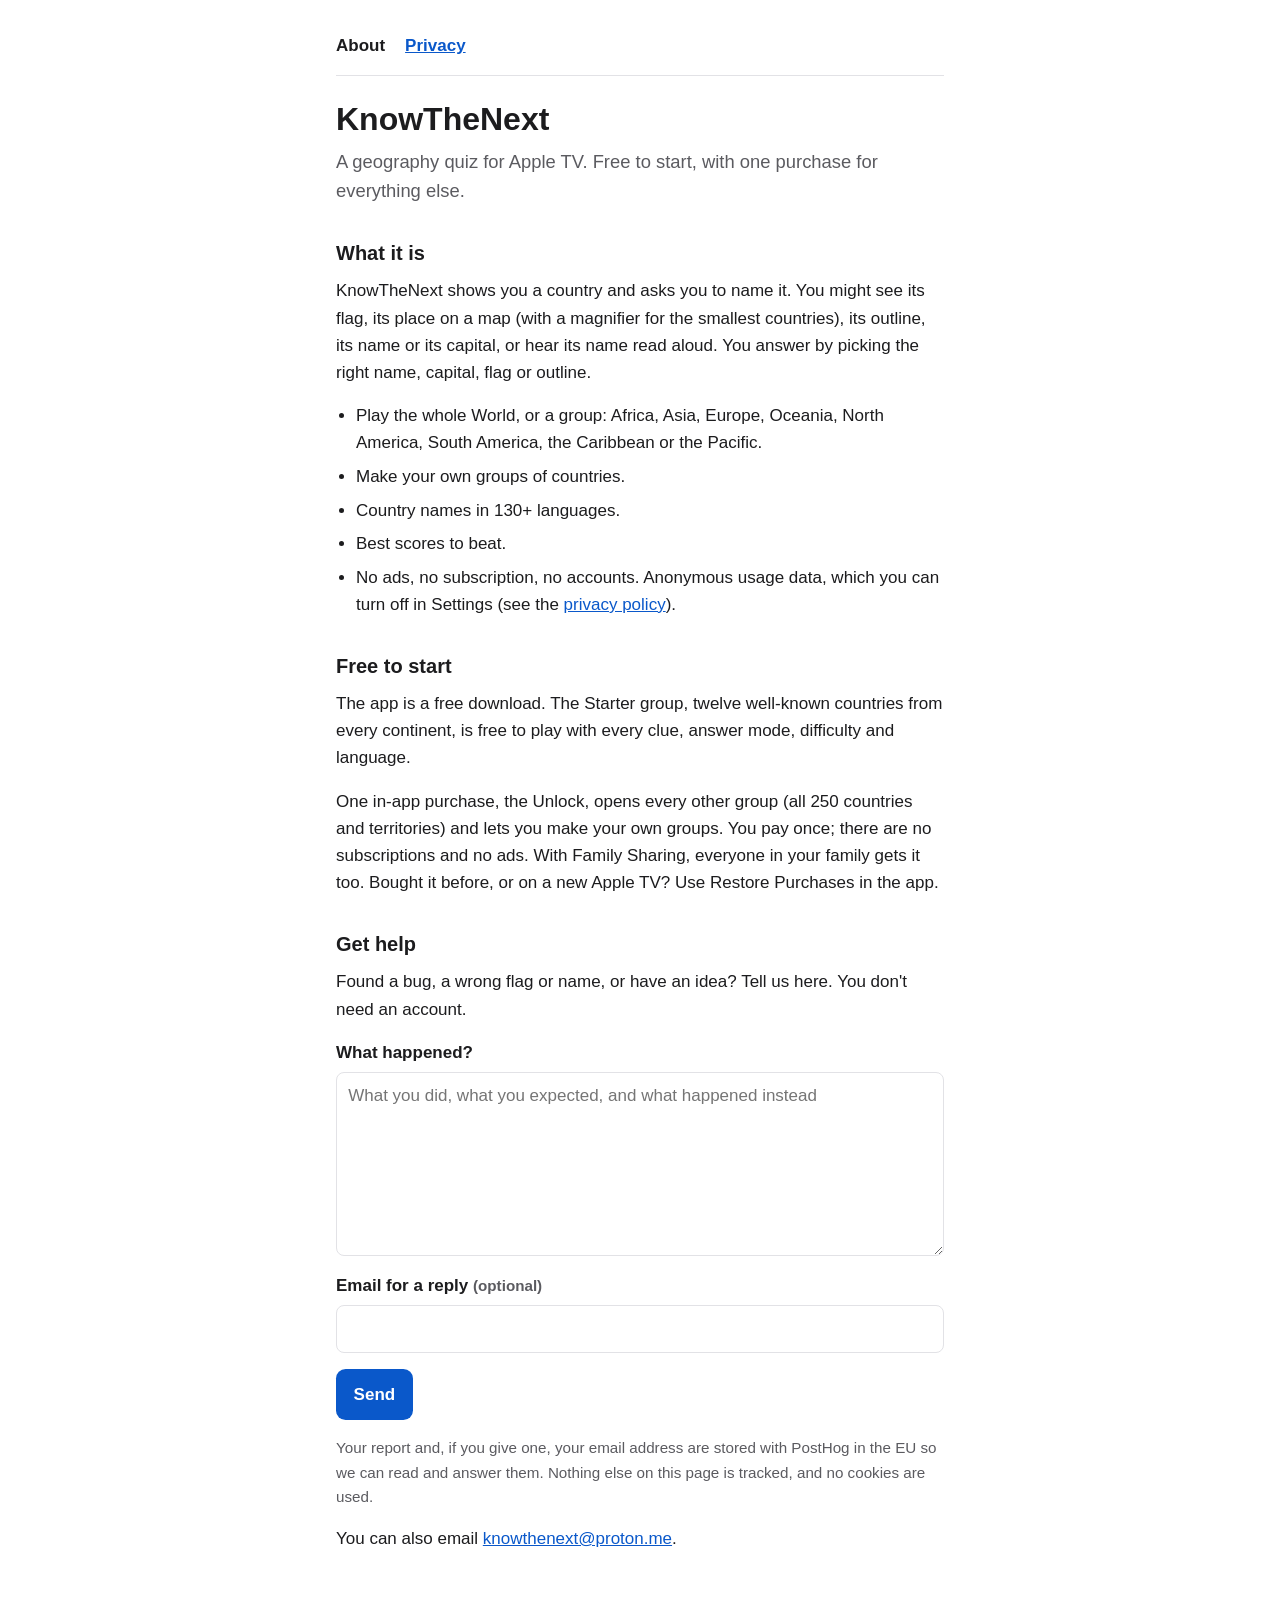
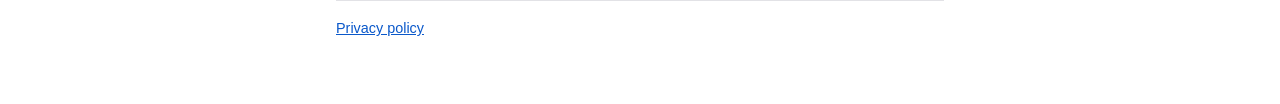
<file: index.html>
<!doctype html>
<html lang="en">
<head>
<meta charset="utf-8">
<meta name="viewport" content="width=device-width, initial-scale=1">
<meta http-equiv="refresh" content="0; url=/about/">
<title>KnowTheNext</title>
<link rel="canonical" href="/about/">
<link rel="stylesheet" href="/style.css">
</head>
<body>
<main>
<p>Taking you to the <a href="/about/">KnowTheNext support page</a>.</p>
</main>
</body>
</html>
</file>
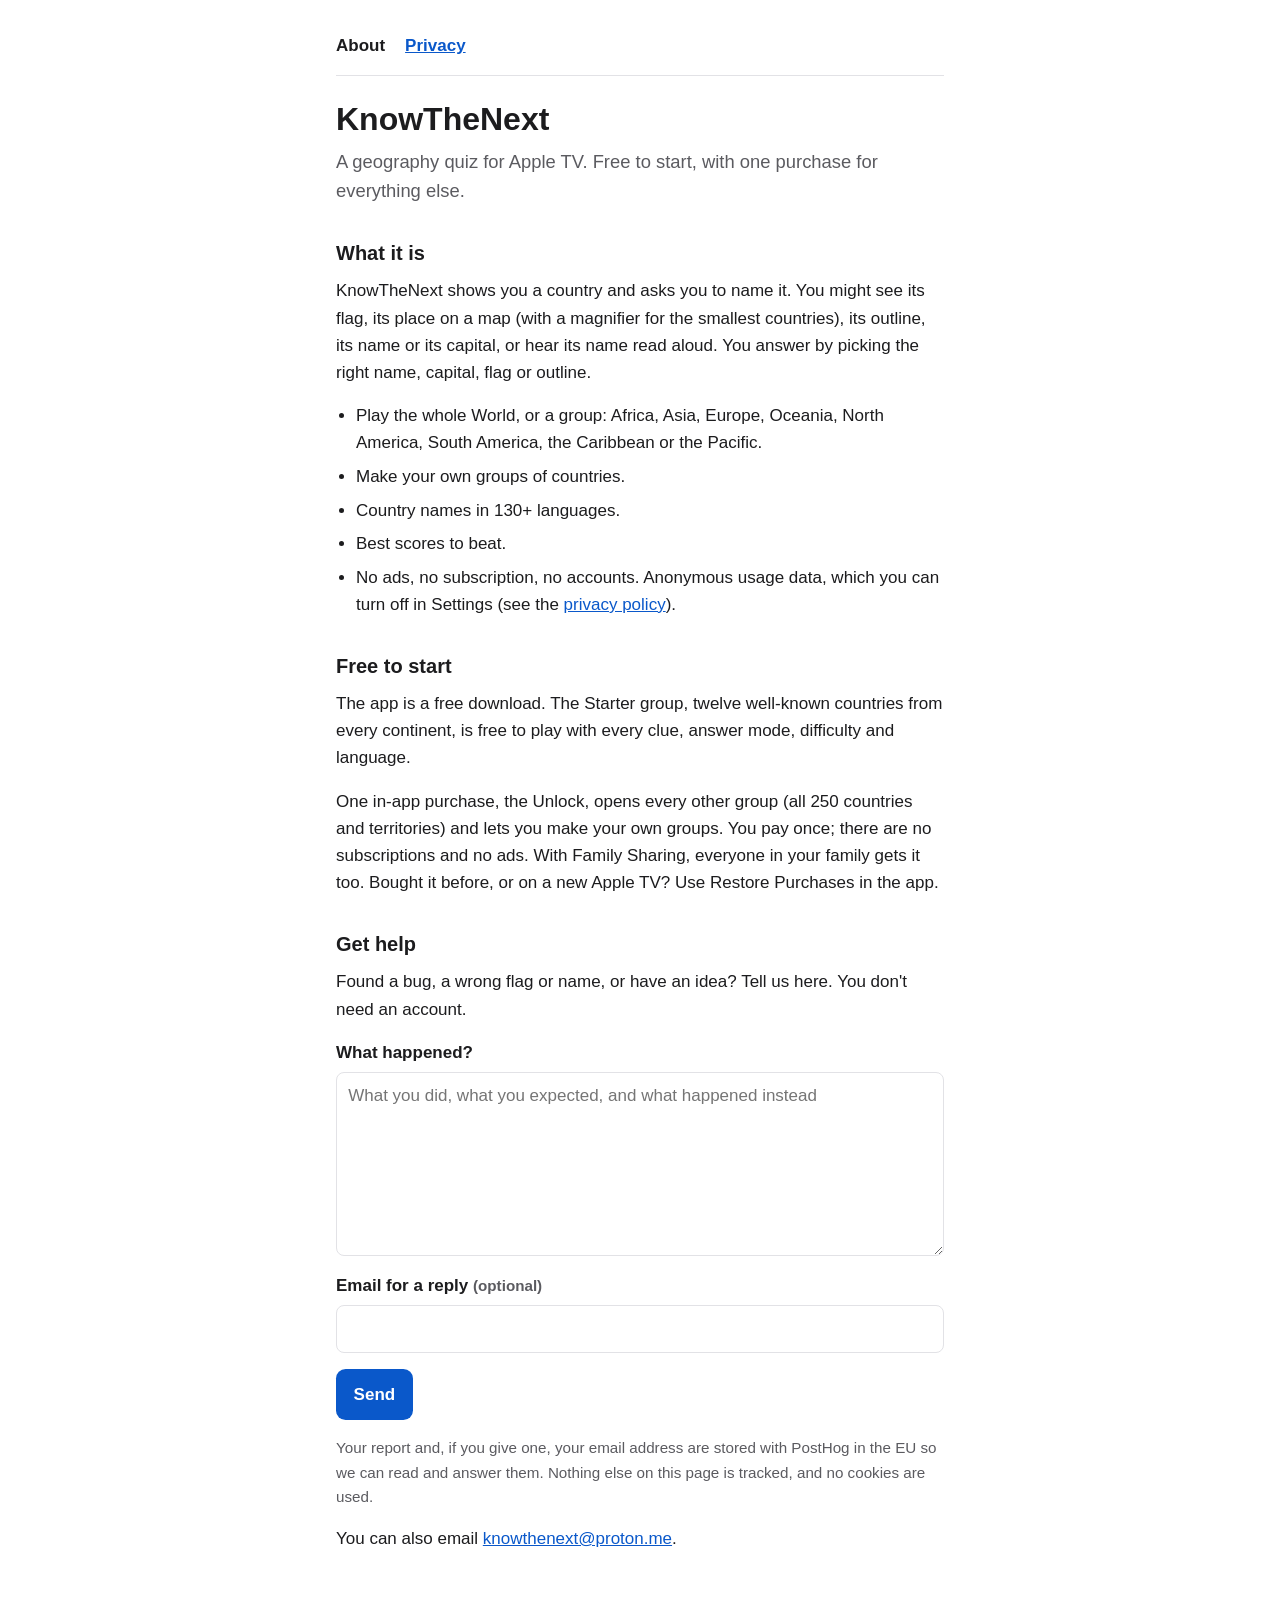
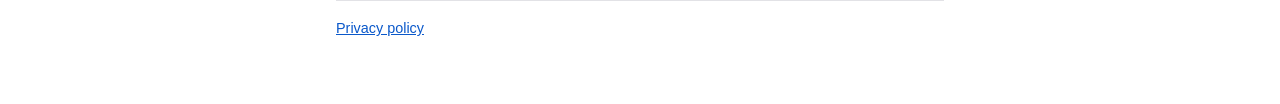
<file: about/index.html>
<!doctype html>
<html lang="en">
<head>
<meta charset="utf-8">
<meta name="viewport" content="width=device-width, initial-scale=1">
<title>KnowTheNext Support</title>
<meta name="description" content="Support for KnowTheNext, a geography quiz for Apple TV.">
<link rel="stylesheet" href="/style.css">
</head>
<body>
<main>
<nav><a href="/about/" aria-current="page">About</a><a href="/privacy/">Privacy</a></nav>

<h1>KnowTheNext</h1>
<p class="lede">A geography quiz for Apple TV. Free to start, with one purchase for everything else.</p>

<h2>What it is</h2>
<p>KnowTheNext shows you a country and asks you to name it. You might see its flag, its place on a map (with a magnifier for the smallest countries), its outline, its name or its capital, or hear its name read aloud. You answer by picking the right name, capital, flag or outline.</p>
<ul>
  <li>Play the whole World, or a group: Africa, Asia, Europe, Oceania, North America, South America, the Caribbean or the Pacific.</li>
  <li>Make your own groups of countries.</li>
  <li>Country names in 130+ languages.</li>
  <li>Best scores to beat.</li>
  <li>No ads, no subscription, no accounts. Anonymous usage data, which you can turn off in Settings (see the <a href="/privacy/">privacy policy</a>).</li>
</ul>

<h2>Free to start</h2>
<p>The app is a free download. The Starter group, twelve well-known countries from every continent, is free to play with every clue, answer mode, difficulty and language.</p>
<p>One in-app purchase, the Unlock, opens every other group (all 250 countries and territories) and lets you make your own groups. You pay once; there are no subscriptions and no ads. With Family Sharing, everyone in your family gets it too. Bought it before, or on a new Apple TV? Use Restore Purchases in the app.</p>

<h2>Get help</h2>
<p>Found a bug, a wrong flag or name, or have an idea? Tell us here. You don't need an account.</p>
<form id="feedback" class="feedback">
  <label for="what-happened">What happened?</label>
  <textarea id="what-happened" name="what-happened" rows="6" maxlength="5000" required placeholder="What you did, what you expected, and what happened instead"></textarea>
  <label for="email">Email for a reply <span class="meta">(optional)</span></label>
  <input id="email" name="email" type="email" autocomplete="email" maxlength="200">
  <p id="feedback-versions" class="meta"></p>
  <button type="submit" class="button">Send</button>
  <p id="feedback-status" class="meta" role="status" aria-live="polite"></p>
</form>
<p class="meta">Your report and, if you give one, your email address are stored with PostHog in the EU so we can read and answer them. Nothing else on this page is tracked, and no cookies are used.</p>
<p>You can also email <a href="mailto:knowthenext@proton.me">knowthenext@proton.me</a>.</p>

<footer>
  <p><a href="/privacy/">Privacy policy</a></p>
</footer>
</main>
<script src="/feedback.js" defer></script>
</body>
</html>
</file>
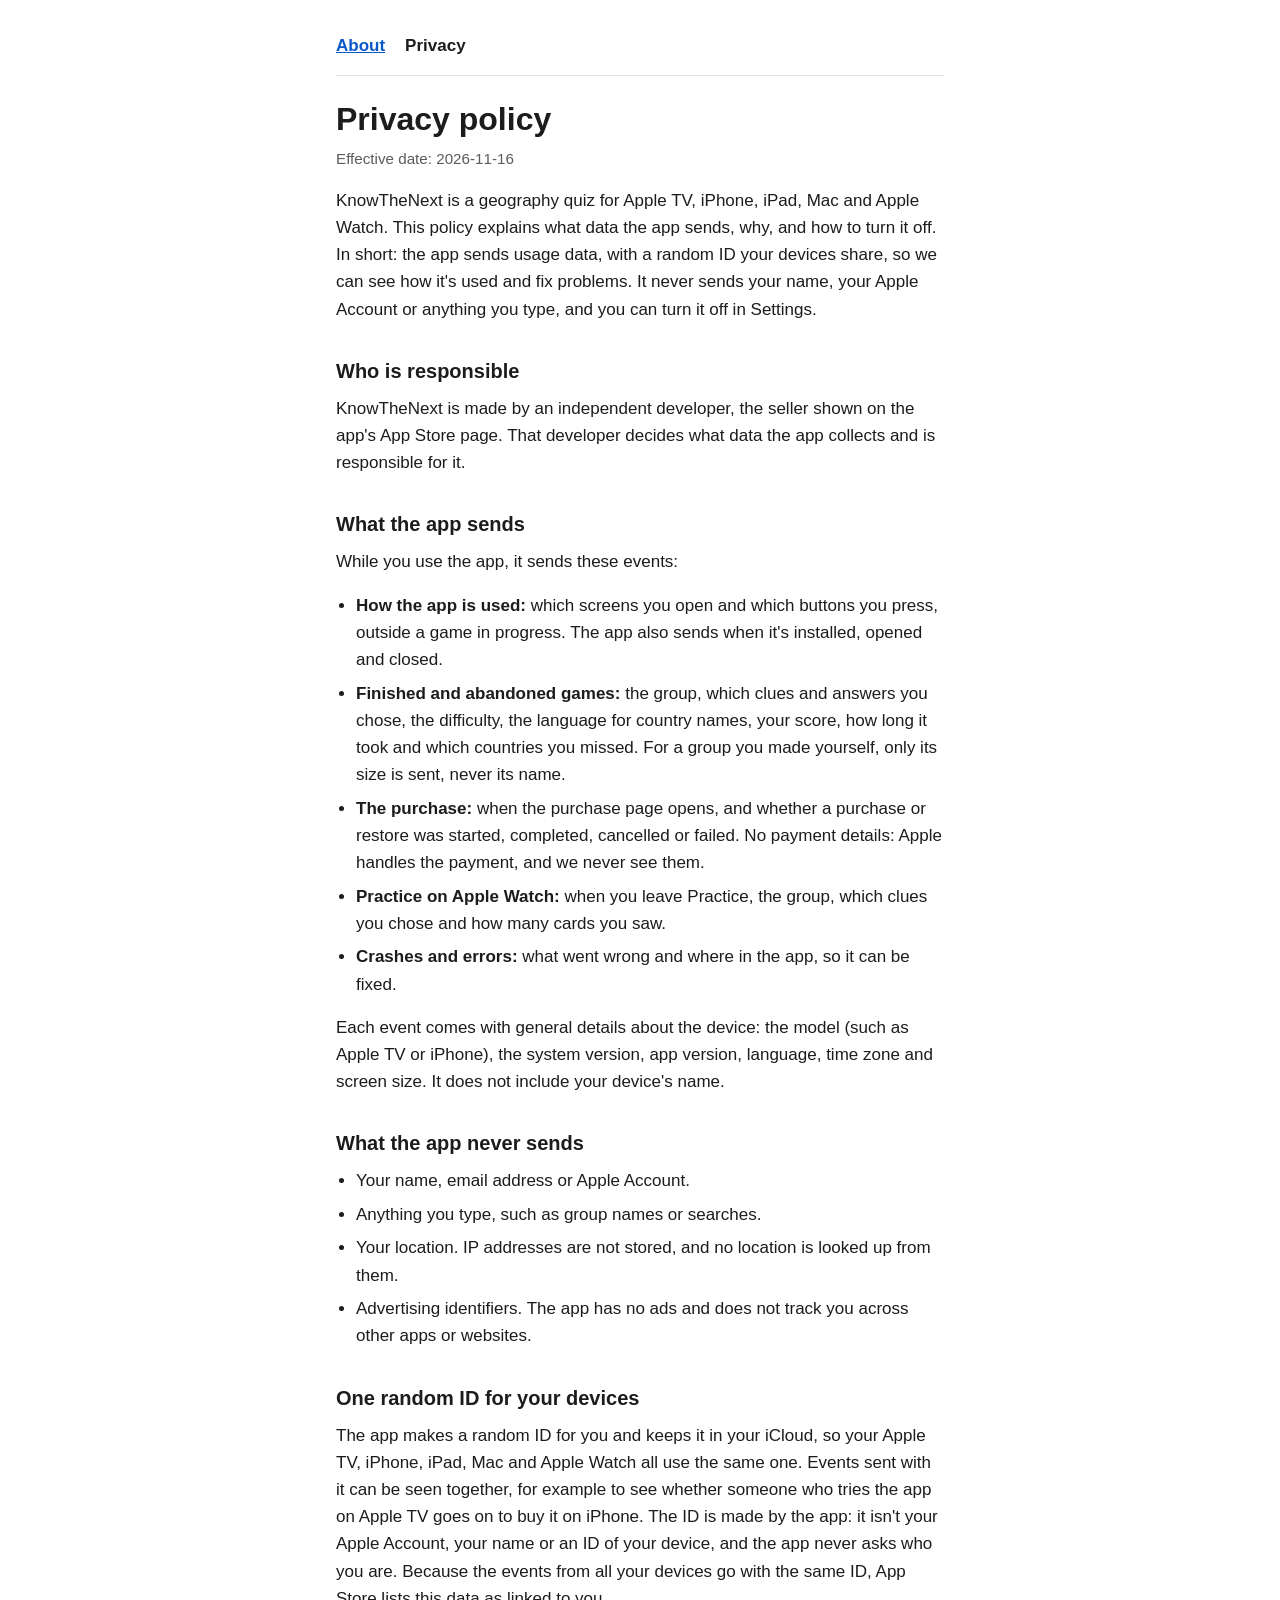
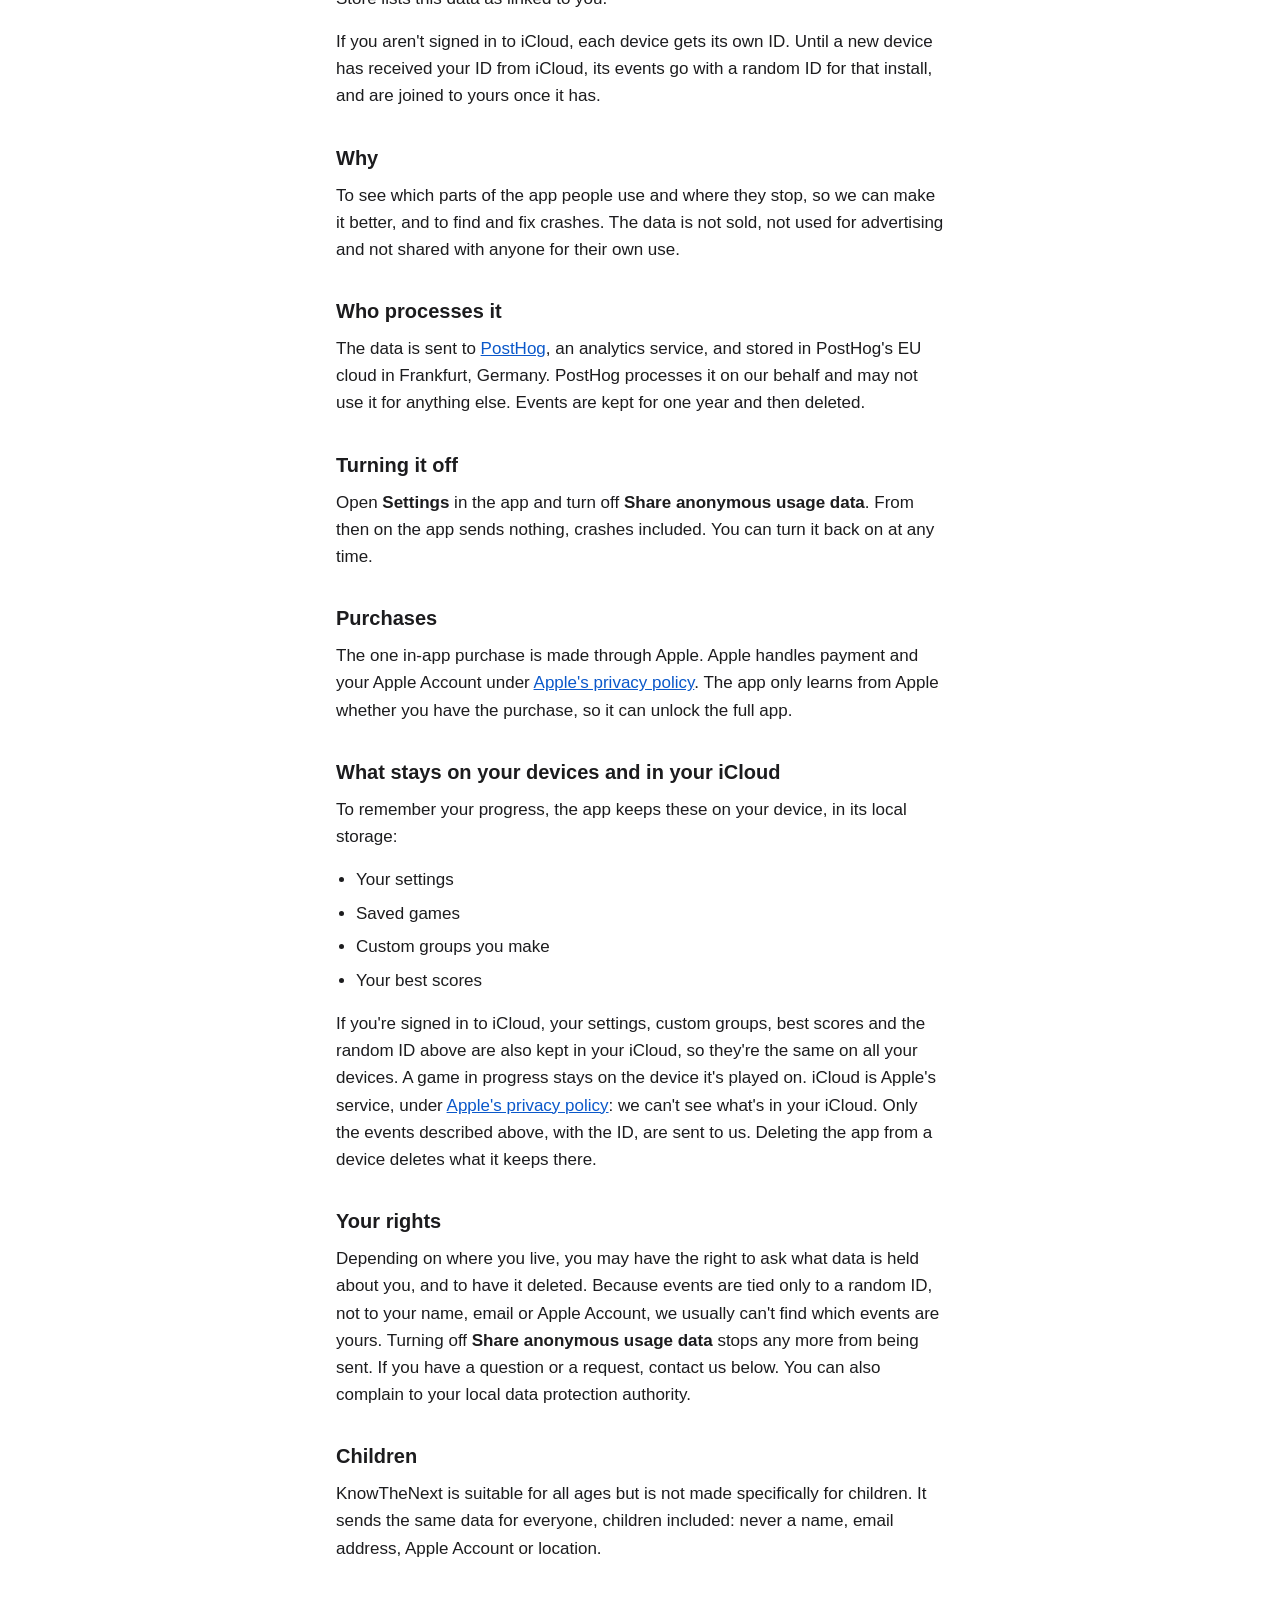
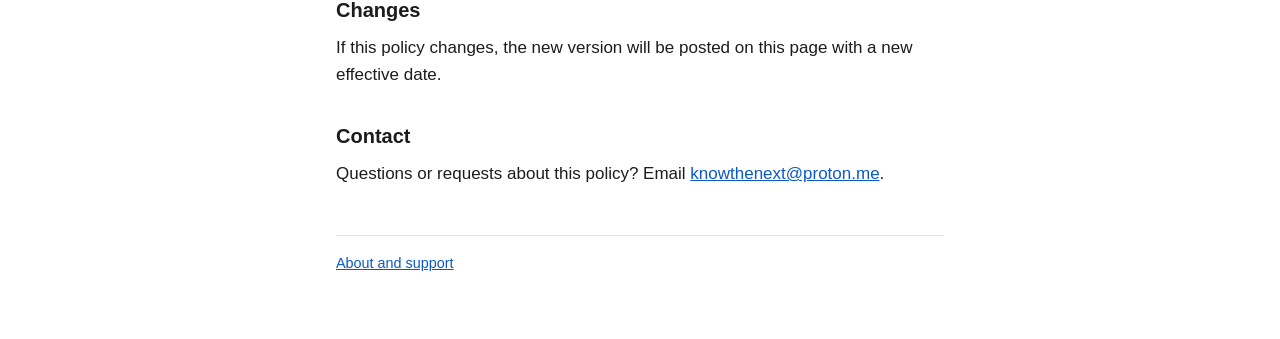
<file: privacy/index.html>
<!doctype html>
<html lang="en">
<head>
<meta charset="utf-8">
<meta name="viewport" content="width=device-width, initial-scale=1">
<title>KnowTheNext Privacy</title>
<meta name="description" content="Privacy policy for KnowTheNext, a geography quiz for Apple TV, iPhone, iPad, Mac and Apple Watch.">
<link rel="stylesheet" href="/style.css">
</head>
<body>
<main>
<nav><a href="/about/">About</a><a href="/privacy/" aria-current="page">Privacy</a></nav>

<h1>Privacy policy</h1>
<p class="meta">Effective date: <time datetime="2026-11-16">2026-11-16</time></p>

<p>KnowTheNext is a geography quiz for Apple TV, iPhone, iPad, Mac and Apple Watch. This policy explains what data the app sends, why, and how to turn it off. In short: the app sends usage data, with a random ID your devices share, so we can see how it's used and fix problems. It never sends your name, your Apple Account or anything you type, and you can turn it off in Settings.</p>

<h2>Who is responsible</h2>
<p>KnowTheNext is made by an independent developer, the seller shown on the app's App Store page. That developer decides what data the app collects and is responsible for it.</p>

<h2>What the app sends</h2>
<p>While you use the app, it sends these events:</p>
<ul>
  <li><strong>How the app is used:</strong> which screens you open and which buttons you press, outside a game in progress. The app also sends when it's installed, opened and closed.</li>
  <li><strong>Finished and abandoned games:</strong> the group, which clues and answers you chose, the difficulty, the language for country names, your score, how long it took and which countries you missed. For a group you made yourself, only its size is sent, never its name.</li>
  <li><strong>The purchase:</strong> when the purchase page opens, and whether a purchase or restore was started, completed, cancelled or failed. No payment details: Apple handles the payment, and we never see them.</li>
  <li><strong>Practice on Apple Watch:</strong> when you leave Practice, the group, which clues you chose and how many cards you saw.</li>
  <li><strong>Crashes and errors:</strong> what went wrong and where in the app, so it can be fixed.</li>
</ul>
<p>Each event comes with general details about the device: the model (such as Apple TV or iPhone), the system version, app version, language, time zone and screen size. It does not include your device's name.</p>

<h2>What the app never sends</h2>
<ul>
  <li>Your name, email address or Apple Account.</li>
  <li>Anything you type, such as group names or searches.</li>
  <li>Your location. IP addresses are not stored, and no location is looked up from them.</li>
  <li>Advertising identifiers. The app has no ads and does not track you across other apps or websites.</li>
</ul>

<h2>One random ID for your devices</h2>
<p>The app makes a random ID for you and keeps it in your iCloud, so your Apple TV, iPhone, iPad, Mac and Apple Watch all use the same one. Events sent with it can be seen together, for example to see whether someone who tries the app on Apple TV goes on to buy it on iPhone. The ID is made by the app: it isn't your Apple Account, your name or an ID of your device, and the app never asks who you are. Because the events from all your devices go with the same ID, App Store lists this data as linked to you.</p>
<p>If you aren't signed in to iCloud, each device gets its own ID. Until a new device has received your ID from iCloud, its events go with a random ID for that install, and are joined to yours once it has.</p>

<h2>Why</h2>
<p>To see which parts of the app people use and where they stop, so we can make it better, and to find and fix crashes. The data is not sold, not used for advertising and not shared with anyone for their own use.</p>

<h2>Who processes it</h2>
<p>The data is sent to <a href="https://posthog.com">PostHog</a>, an analytics service, and stored in PostHog's EU cloud in Frankfurt, Germany. PostHog processes it on our behalf and may not use it for anything else. Events are kept for one year and then deleted.</p>

<h2>Turning it off</h2>
<p>Open <strong>Settings</strong> in the app and turn off <strong>Share anonymous usage data</strong>. From then on the app sends nothing, crashes included. You can turn it back on at any time.</p>

<h2>Purchases</h2>
<p>The one in-app purchase is made through Apple. Apple handles payment and your Apple Account under <a href="https://www.apple.com/legal/privacy/">Apple's privacy policy</a>. The app only learns from Apple whether you have the purchase, so it can unlock the full app.</p>

<h2>What stays on your devices and in your iCloud</h2>
<p>To remember your progress, the app keeps these on your device, in its local storage:</p>
<ul>
  <li>Your settings</li>
  <li>Saved games</li>
  <li>Custom groups you make</li>
  <li>Your best scores</li>
</ul>
<p>If you're signed in to iCloud, your settings, custom groups, best scores and the random ID above are also kept in your iCloud, so they're the same on all your devices. A game in progress stays on the device it's played on. iCloud is Apple's service, under <a href="https://www.apple.com/legal/privacy/">Apple's privacy policy</a>: we can't see what's in your iCloud. Only the events described above, with the ID, are sent to us. Deleting the app from a device deletes what it keeps there.</p>

<h2>Your rights</h2>
<p>Depending on where you live, you may have the right to ask what data is held about you, and to have it deleted. Because events are tied only to a random ID, not to your name, email or Apple Account, we usually can't find which events are yours. Turning off <strong>Share anonymous usage data</strong> stops any more from being sent. If you have a question or a request, contact us below. You can also complain to your local data protection authority.</p>

<h2>Children</h2>
<p>KnowTheNext is suitable for all ages but is not made specifically for children. It sends the same data for everyone, children included: never a name, email address, Apple Account or location.</p>

<h2>Changes</h2>
<p>If this policy changes, the new version will be posted on this page with a new effective date.</p>

<h2>Contact</h2>
<p>Questions or requests about this policy? Email <a href="mailto:knowthenext@proton.me">knowthenext@proton.me</a>.</p>

<footer>
  <p><a href="/about/">About and support</a></p>
</footer>
</main>
</body>
</html>
</file>
<file: style.css>
:root {
  color-scheme: light dark;
  --bg: #ffffff;
  --text: #1c1c1e;
  --muted: #5b5b60;
  --link: #0a58ca;
  --rule: #e2e2e6;
}
@media (prefers-color-scheme: dark) {
  :root {
    --bg: #111113;
    --text: #f2f2f4;
    --muted: #a8a8ae;
    --link: #79b0ff;
    --rule: #2c2c30;
  }
}
* { box-sizing: border-box; }
html { -webkit-text-size-adjust: 100%; }
body {
  margin: 0;
  background: var(--bg);
  color: var(--text);
  font-family: -apple-system, BlinkMacSystemFont, "Segoe UI", Roboto, Helvetica, Arial, sans-serif;
  font-size: 1.0625rem;
  line-height: 1.6;
}
main {
  max-width: 40rem;
  margin: 0 auto;
  padding: 2rem 1rem 3rem;
}
nav {
  display: flex;
  gap: 1.25rem;
  padding-bottom: 1rem;
  margin-bottom: 1.5rem;
  border-bottom: 1px solid var(--rule);
  font-weight: 600;
}
nav a[aria-current="page"] { color: var(--text); text-decoration: none; }
h1 { font-size: 2rem; line-height: 1.2; margin: 0 0 0.5rem; }
h2 { font-size: 1.25rem; margin: 2rem 0 0.5rem; }
p, ul { margin: 0 0 1rem; }
ul { padding-left: 1.25rem; }
li { margin-bottom: 0.4rem; }
a { color: var(--link); overflow-wrap: anywhere; }
.lede { font-size: 1.15rem; color: var(--muted); }
.meta { color: var(--muted); font-size: 0.95rem; }
.button {
  display: inline-block;
  padding: 0.75rem 1.1rem;
  border-radius: 0.6rem;
  background: var(--link);
  color: var(--bg);
  font-weight: 600;
  text-decoration: none;
}
footer {
  margin-top: 3rem;
  padding-top: 1rem;
  border-top: 1px solid var(--rule);
  color: var(--muted);
  font-size: 0.9rem;
}
.feedback { margin: 0 0 1rem; }
.feedback label { display: block; font-weight: 600; margin: 0 0 0.35rem; }
.feedback textarea, .feedback input {
  display: block;
  width: 100%;
  margin: 0 0 1rem;
  padding: 0.6rem 0.7rem;
  border: 1px solid var(--rule);
  border-radius: 0.5rem;
  background: var(--bg);
  color: var(--text);
  font: inherit;
}
.feedback textarea { resize: vertical; }
.feedback button { border: 0; font: inherit; font-weight: 600; cursor: pointer; }
.feedback button:disabled { opacity: 0.6; cursor: default; }
.feedback #feedback-status { margin-top: 0.75rem; }
</file>
